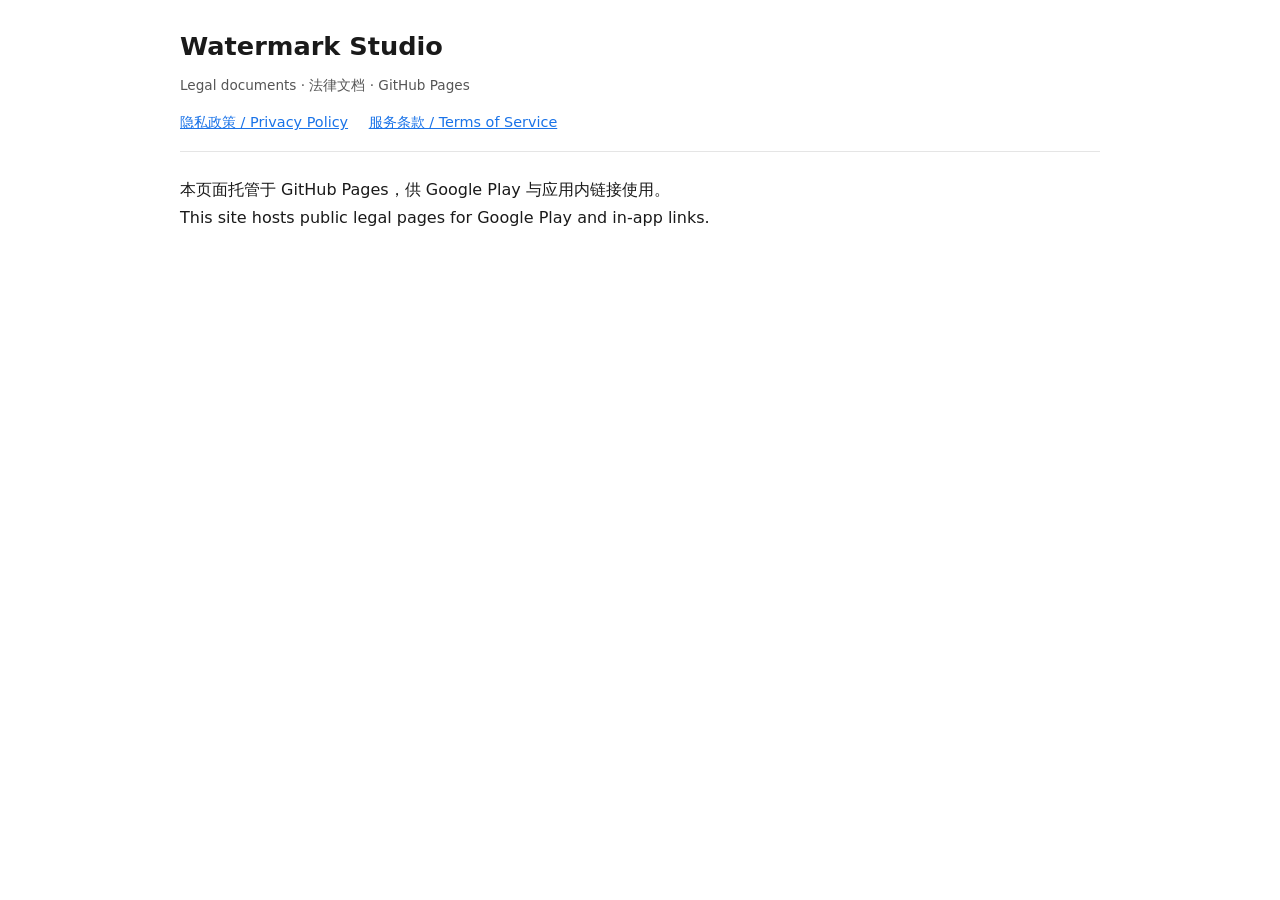
<file: docs/index.html>
<!DOCTYPE html>
<html lang="zh-CN">
<head>
  <meta charset="UTF-8" />
  <meta name="viewport" content="width=device-width, initial-scale=1" />
  <title>Watermark Studio — Legal</title>
  <link rel="stylesheet" href="assets/legal.css" />
</head>
<body>
  <header class="site-header">
    <h1>Watermark Studio</h1>
    <p class="meta">Legal documents · 法律文档 · GitHub Pages</p>
    <nav class="doc-links">
      <a href="privacy-policy.html">隐私政策 / Privacy Policy</a>
      <a href="terms-of-service.html">服务条款 / Terms of Service</a>
    </nav>
  </header>
  <p>
    本页面托管于 GitHub Pages，供 Google Play 与应用内链接使用。<br />
    This site hosts public legal pages for Google Play and in-app links.
  </p>
</body>
</html>
</file>
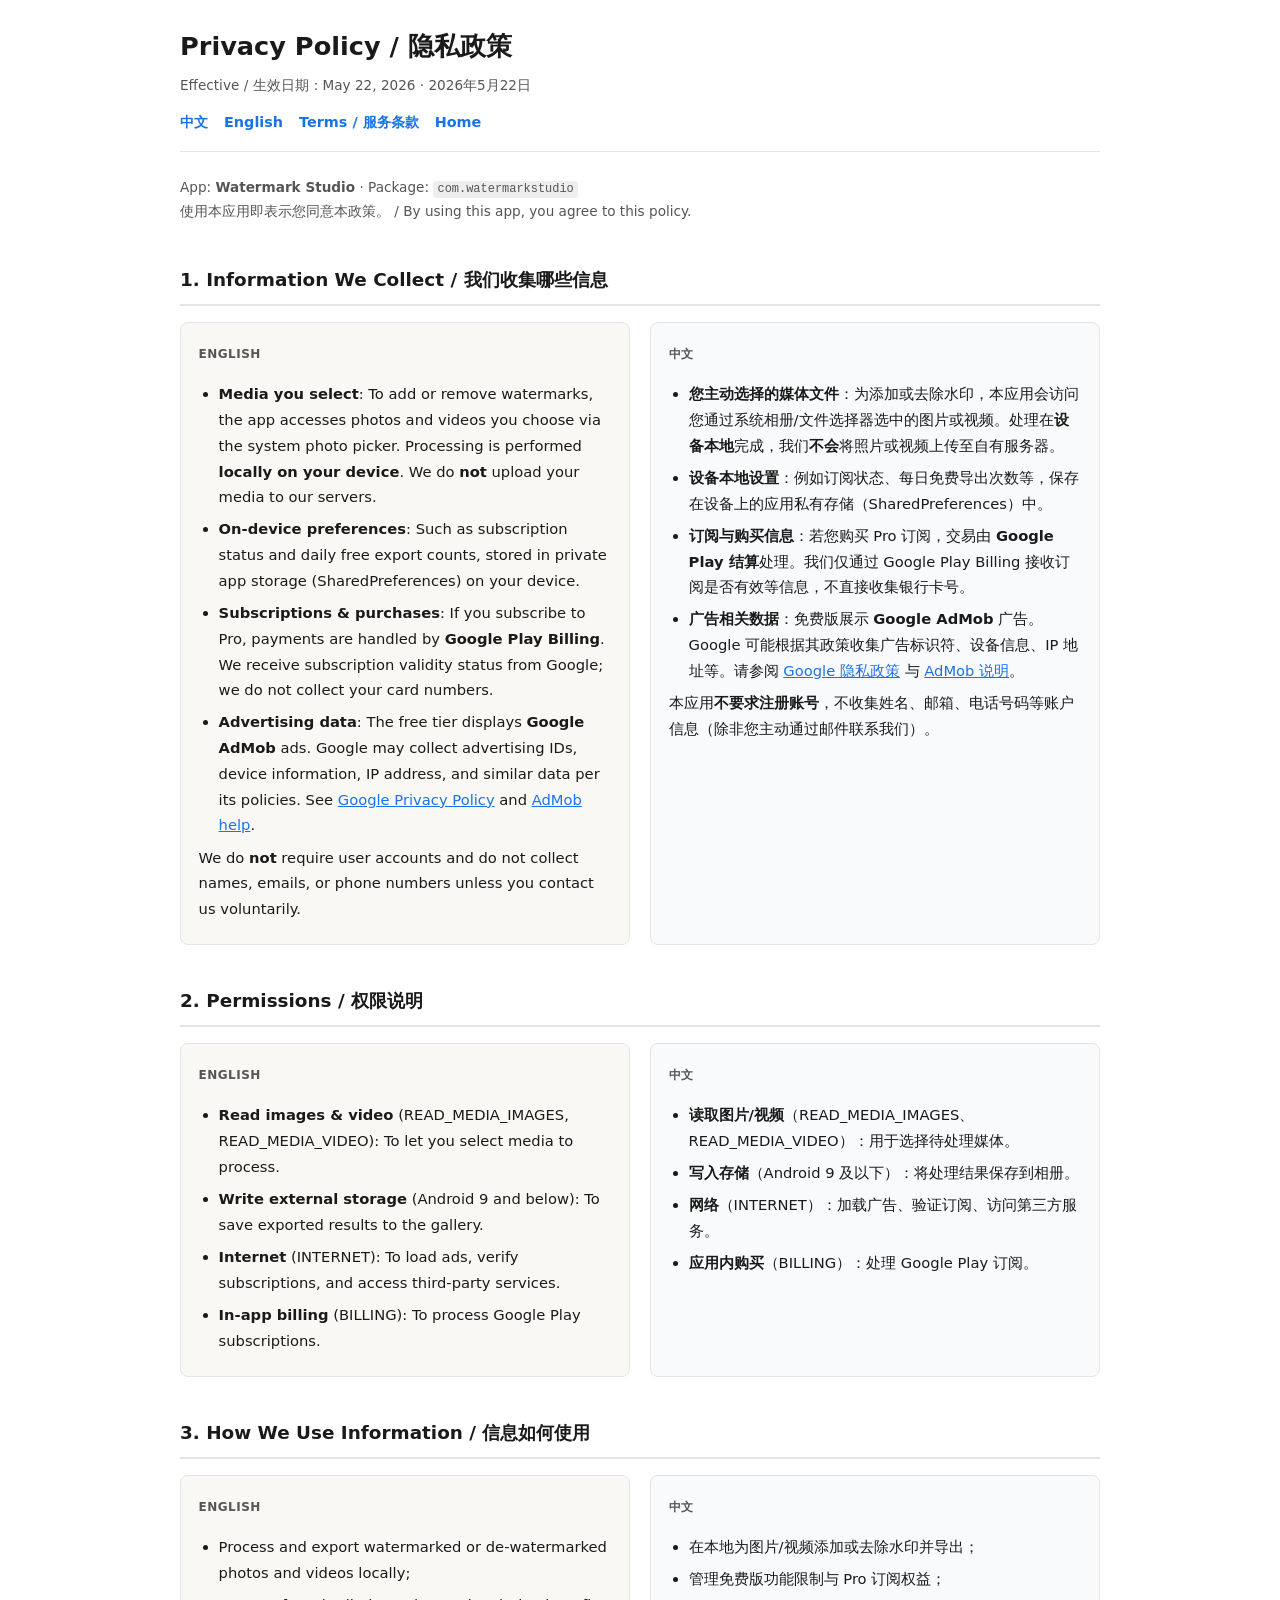
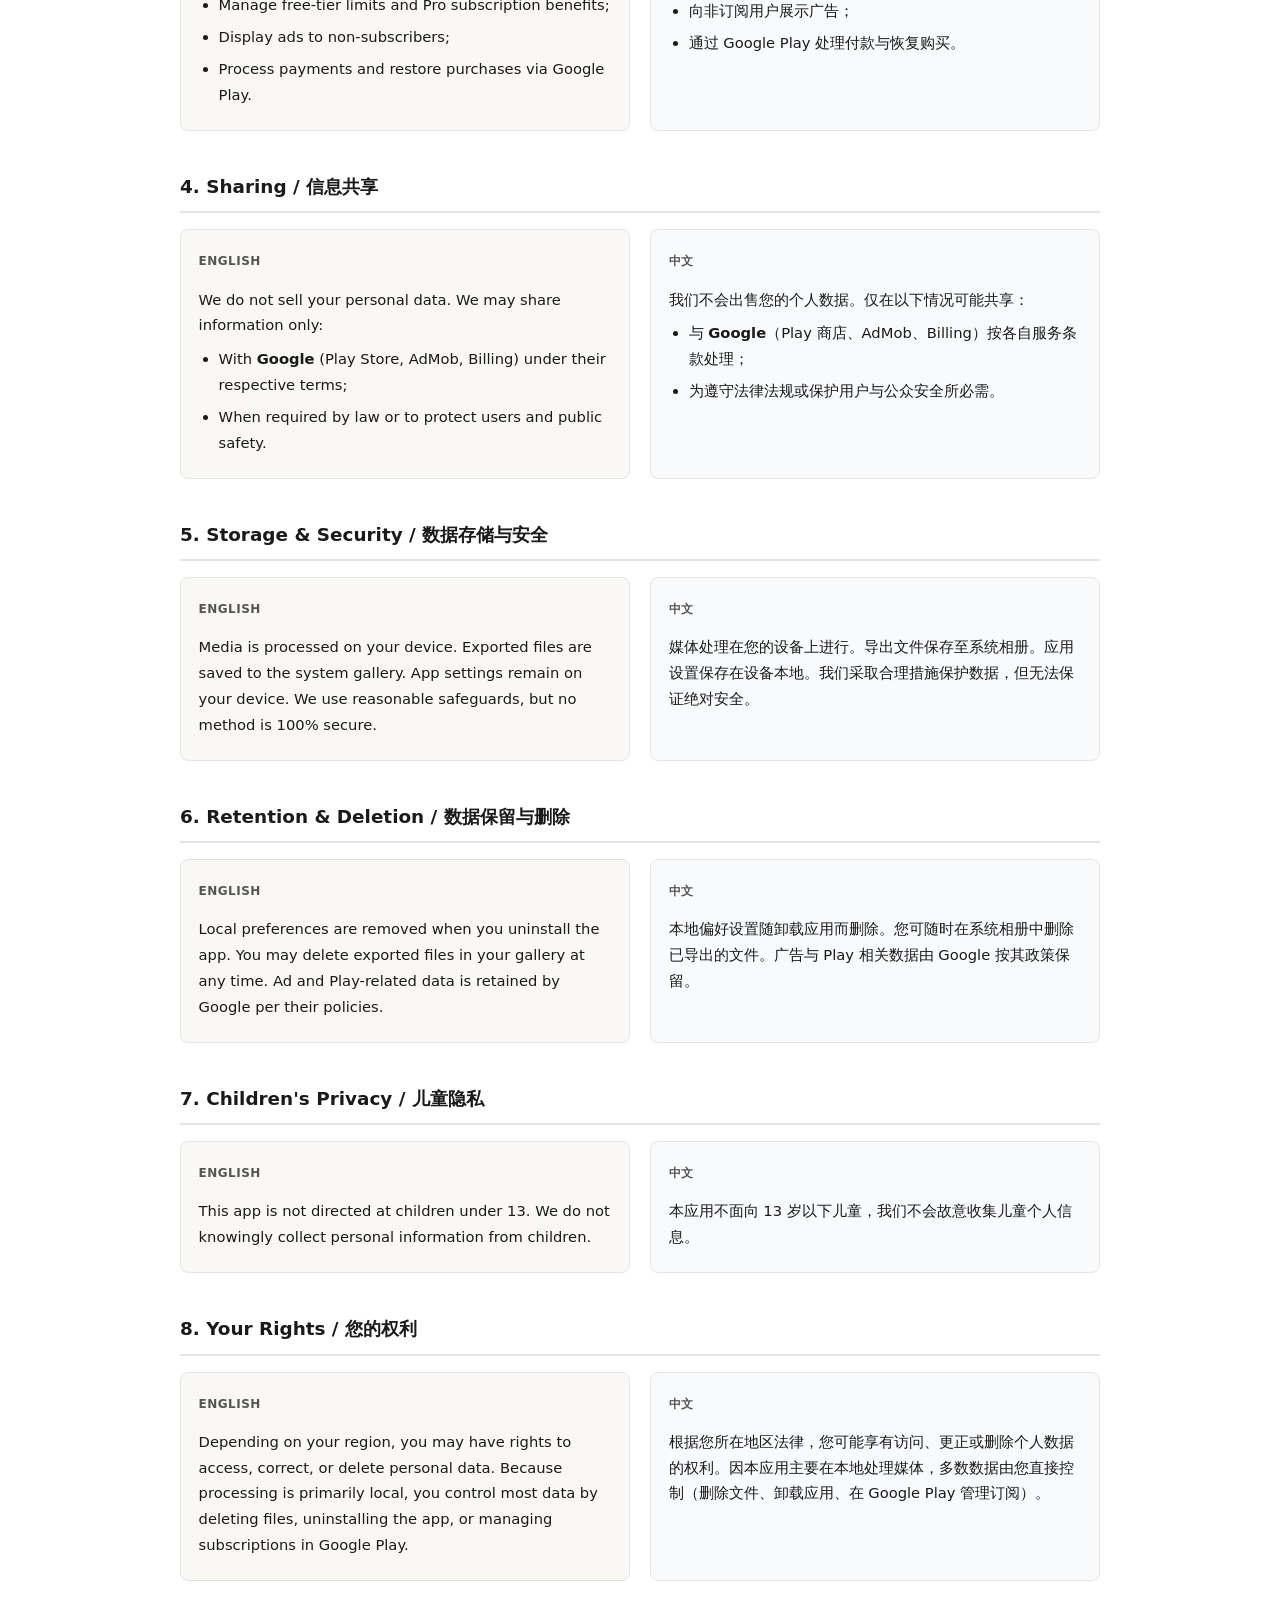
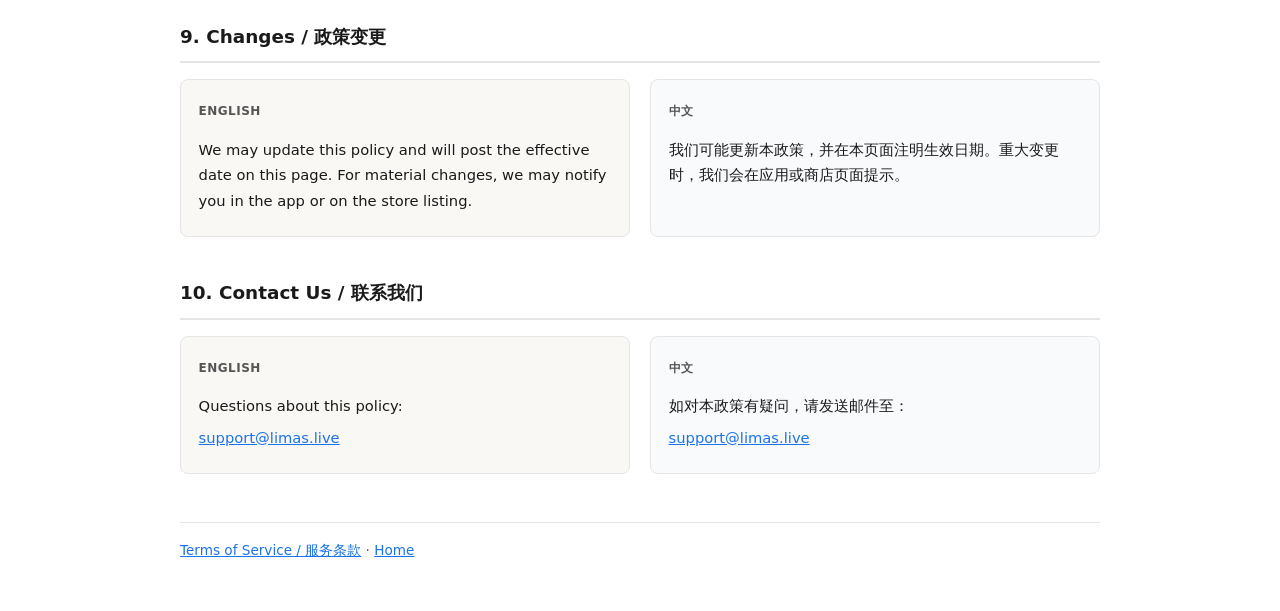
<file: docs/privacy-policy.html>
<!DOCTYPE html>
<html lang="zh-CN">
<head>
  <meta charset="UTF-8" />
  <meta name="viewport" content="width=device-width, initial-scale=1" />
  <title>Privacy Policy / 隐私政策 — Watermark Studio</title>
  <link rel="stylesheet" href="assets/legal.css" />
</head>
<body>
  <header class="site-header">
    <h1>Privacy Policy / 隐私政策</h1>
    <p class="meta">Effective / 生效日期：May 22, 2026 · 2026年5月22日</p>
    <nav class="lang-nav">
      <a href="#zh-s1">中文</a>
      <a href="#en-s1">English</a>
      <a href="terms-of-service.html">Terms / 服务条款</a>
      <a href="index.html">Home</a>
    </nav>
  </header>

  <p class="meta">
    App: <strong>Watermark Studio</strong> · Package: <code>com.watermarkstudio</code><br />
    使用本应用即表示您同意本政策。 / By using this app, you agree to this policy.
  </p>

  <!-- §1 -->
  <section class="lang-block" id="s1">
    <h2>1. Information We Collect / 我们收集哪些信息</h2>
    <div class="bilingual-grid">
      <div class="lang-card en" id="en-s1">
        <span class="lang-label">English</span>
        <ul>
          <li><strong>Media you select</strong>: To add or remove watermarks, the app accesses photos and videos you choose via the system photo picker. Processing is performed <strong>locally on your device</strong>. We do <strong>not</strong> upload your media to our servers.</li>
          <li><strong>On-device preferences</strong>: Such as subscription status and daily free export counts, stored in private app storage (SharedPreferences) on your device.</li>
          <li><strong>Subscriptions &amp; purchases</strong>: If you subscribe to Pro, payments are handled by <strong>Google Play Billing</strong>. We receive subscription validity status from Google; we do not collect your card numbers.</li>
          <li><strong>Advertising data</strong>: The free tier displays <strong>Google AdMob</strong> ads. Google may collect advertising IDs, device information, IP address, and similar data per its policies. See <a href="https://policies.google.com/privacy" target="_blank" rel="noopener">Google Privacy Policy</a> and <a href="https://support.google.com/admob/answer/6128543" target="_blank" rel="noopener">AdMob help</a>.</li>
        </ul>
        <p>We do <strong>not</strong> require user accounts and do not collect names, emails, or phone numbers unless you contact us voluntarily.</p>
      </div>
      <div class="lang-card zh" id="zh-s1">
        <span class="lang-label">中文</span>
        <ul>
          <li><strong>您主动选择的媒体文件</strong>：为添加或去除水印，本应用会访问您通过系统相册/文件选择器选中的图片或视频。处理在<strong>设备本地</strong>完成，我们<strong>不会</strong>将照片或视频上传至自有服务器。</li>
          <li><strong>设备本地设置</strong>：例如订阅状态、每日免费导出次数等，保存在设备上的应用私有存储（SharedPreferences）中。</li>
          <li><strong>订阅与购买信息</strong>：若您购买 Pro 订阅，交易由 <strong>Google Play 结算</strong>处理。我们仅通过 Google Play Billing 接收订阅是否有效等信息，不直接收集银行卡号。</li>
          <li><strong>广告相关数据</strong>：免费版展示 <strong>Google AdMob</strong> 广告。Google 可能根据其政策收集广告标识符、设备信息、IP 地址等。请参阅 <a href="https://policies.google.com/privacy" target="_blank" rel="noopener">Google 隐私政策</a> 与 <a href="https://support.google.com/admob/answer/6128543" target="_blank" rel="noopener">AdMob 说明</a>。</li>
        </ul>
        <p>本应用<strong>不要求注册账号</strong>，不收集姓名、邮箱、电话号码等账户信息（除非您主动通过邮件联系我们）。</p>
      </div>
    </div>
  </section>

  <!-- §2 -->
  <section class="lang-block" id="s2">
    <h2>2. Permissions / 权限说明</h2>
    <div class="bilingual-grid">
      <div class="lang-card en">
        <span class="lang-label">English</span>
        <ul>
          <li><strong>Read images &amp; video</strong> (READ_MEDIA_IMAGES, READ_MEDIA_VIDEO): To let you select media to process.</li>
          <li><strong>Write external storage</strong> (Android 9 and below): To save exported results to the gallery.</li>
          <li><strong>Internet</strong> (INTERNET): To load ads, verify subscriptions, and access third-party services.</li>
          <li><strong>In-app billing</strong> (BILLING): To process Google Play subscriptions.</li>
        </ul>
      </div>
      <div class="lang-card zh">
        <span class="lang-label">中文</span>
        <ul>
          <li><strong>读取图片/视频</strong>（READ_MEDIA_IMAGES、READ_MEDIA_VIDEO）：用于选择待处理媒体。</li>
          <li><strong>写入存储</strong>（Android 9 及以下）：将处理结果保存到相册。</li>
          <li><strong>网络</strong>（INTERNET）：加载广告、验证订阅、访问第三方服务。</li>
          <li><strong>应用内购买</strong>（BILLING）：处理 Google Play 订阅。</li>
        </ul>
      </div>
    </div>
  </section>

  <!-- §3 -->
  <section class="lang-block" id="s3">
    <h2>3. How We Use Information / 信息如何使用</h2>
    <div class="bilingual-grid">
      <div class="lang-card en">
        <span class="lang-label">English</span>
        <ul>
          <li>Process and export watermarked or de-watermarked photos and videos locally;</li>
          <li>Manage free-tier limits and Pro subscription benefits;</li>
          <li>Display ads to non-subscribers;</li>
          <li>Process payments and restore purchases via Google Play.</li>
        </ul>
      </div>
      <div class="lang-card zh">
        <span class="lang-label">中文</span>
        <ul>
          <li>在本地为图片/视频添加或去除水印并导出；</li>
          <li>管理免费版功能限制与 Pro 订阅权益；</li>
          <li>向非订阅用户展示广告；</li>
          <li>通过 Google Play 处理付款与恢复购买。</li>
        </ul>
      </div>
    </div>
  </section>

  <!-- §4 -->
  <section class="lang-block" id="s4">
    <h2>4. Sharing / 信息共享</h2>
    <div class="bilingual-grid">
      <div class="lang-card en">
        <span class="lang-label">English</span>
        <p>We do not sell your personal data. We may share information only:</p>
        <ul>
          <li>With <strong>Google</strong> (Play Store, AdMob, Billing) under their respective terms;</li>
          <li>When required by law or to protect users and public safety.</li>
        </ul>
      </div>
      <div class="lang-card zh">
        <span class="lang-label">中文</span>
        <p>我们不会出售您的个人数据。仅在以下情况可能共享：</p>
        <ul>
          <li>与 <strong>Google</strong>（Play 商店、AdMob、Billing）按各自服务条款处理；</li>
          <li>为遵守法律法规或保护用户与公众安全所必需。</li>
        </ul>
      </div>
    </div>
  </section>

  <!-- §5 -->
  <section class="lang-block" id="s5">
    <h2>5. Storage &amp; Security / 数据存储与安全</h2>
    <div class="bilingual-grid">
      <div class="lang-card en">
        <span class="lang-label">English</span>
        <p>Media is processed on your device. Exported files are saved to the system gallery. App settings remain on your device. We use reasonable safeguards, but no method is 100% secure.</p>
      </div>
      <div class="lang-card zh">
        <span class="lang-label">中文</span>
        <p>媒体处理在您的设备上进行。导出文件保存至系统相册。应用设置保存在设备本地。我们采取合理措施保护数据，但无法保证绝对安全。</p>
      </div>
    </div>
  </section>

  <!-- §6 -->
  <section class="lang-block" id="s6">
    <h2>6. Retention &amp; Deletion / 数据保留与删除</h2>
    <div class="bilingual-grid">
      <div class="lang-card en">
        <span class="lang-label">English</span>
        <p>Local preferences are removed when you uninstall the app. You may delete exported files in your gallery at any time. Ad and Play-related data is retained by Google per their policies.</p>
      </div>
      <div class="lang-card zh">
        <span class="lang-label">中文</span>
        <p>本地偏好设置随卸载应用而删除。您可随时在系统相册中删除已导出的文件。广告与 Play 相关数据由 Google 按其政策保留。</p>
      </div>
    </div>
  </section>

  <!-- §7 -->
  <section class="lang-block" id="s7">
    <h2>7. Children's Privacy / 儿童隐私</h2>
    <div class="bilingual-grid">
      <div class="lang-card en">
        <span class="lang-label">English</span>
        <p>This app is not directed at children under 13. We do not knowingly collect personal information from children.</p>
      </div>
      <div class="lang-card zh">
        <span class="lang-label">中文</span>
        <p>本应用不面向 13 岁以下儿童，我们不会故意收集儿童个人信息。</p>
      </div>
    </div>
  </section>

  <!-- §8 -->
  <section class="lang-block" id="s8">
    <h2>8. Your Rights / 您的权利</h2>
    <div class="bilingual-grid">
      <div class="lang-card en">
        <span class="lang-label">English</span>
        <p>Depending on your region, you may have rights to access, correct, or delete personal data. Because processing is primarily local, you control most data by deleting files, uninstalling the app, or managing subscriptions in Google Play.</p>
      </div>
      <div class="lang-card zh">
        <span class="lang-label">中文</span>
        <p>根据您所在地区法律，您可能享有访问、更正或删除个人数据的权利。因本应用主要在本地处理媒体，多数数据由您直接控制（删除文件、卸载应用、在 Google Play 管理订阅）。</p>
      </div>
    </div>
  </section>

  <!-- §9 -->
  <section class="lang-block" id="s9">
    <h2>9. Changes / 政策变更</h2>
    <div class="bilingual-grid">
      <div class="lang-card en">
        <span class="lang-label">English</span>
        <p>We may update this policy and will post the effective date on this page. For material changes, we may notify you in the app or on the store listing.</p>
      </div>
      <div class="lang-card zh">
        <span class="lang-label">中文</span>
        <p>我们可能更新本政策，并在本页面注明生效日期。重大变更时，我们会在应用或商店页面提示。</p>
      </div>
    </div>
  </section>

  <!-- §10 Contact -->
  <section class="lang-block" id="s10">
    <h2>10. Contact Us / 联系我们</h2>
    <div class="bilingual-grid">
      <div class="lang-card en">
        <span class="lang-label">English</span>
        <p>Questions about this policy:</p>
        <p><a href="mailto:support@limas.live">support@limas.live</a></p>
        <!-- Replace with your real support email before publishing -->
      </div>
      <div class="lang-card zh">
        <span class="lang-label">中文</span>
        <p>如对本政策有疑问，请发送邮件至：</p>
        <p><a href="mailto:support@limas.live">support@limas.live</a></p>
        <!-- 发布前请替换为真实支持邮箱 -->
      </div>
    </div>
  </section>

  <footer>
    <a href="terms-of-service.html">Terms of Service / 服务条款</a> ·
    <a href="index.html">Home</a>
  </footer>
</body>
</html>
</file>
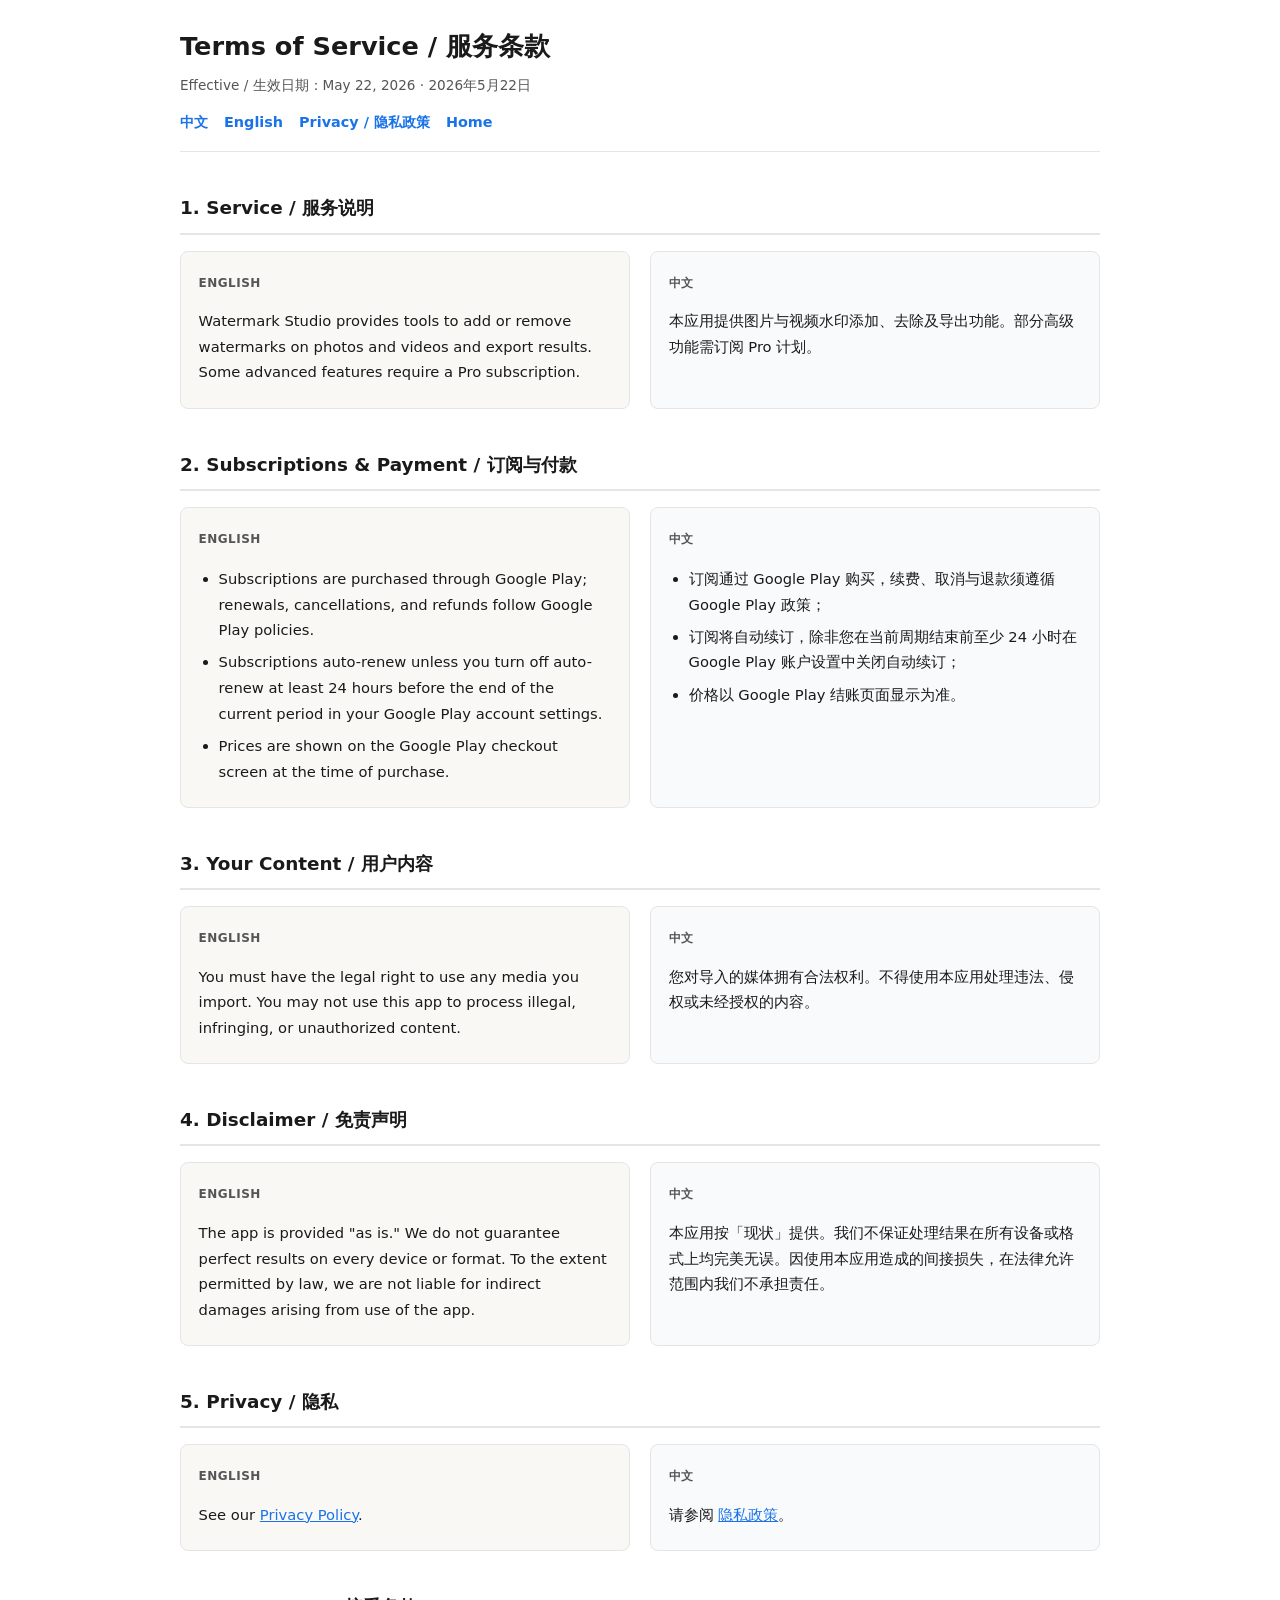
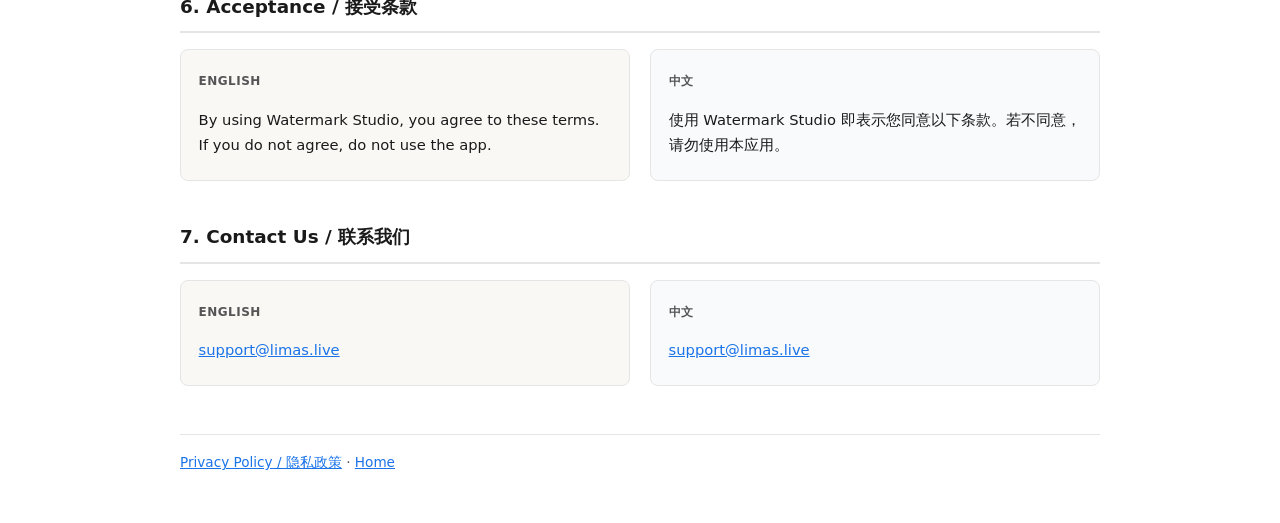
<file: docs/terms-of-service.html>
<!DOCTYPE html>
<html lang="zh-CN">
<head>
  <meta charset="UTF-8" />
  <meta name="viewport" content="width=device-width, initial-scale=1" />
  <title>Terms of Service / 服务条款 — Watermark Studio</title>
  <link rel="stylesheet" href="assets/legal.css" />
</head>
<body>
  <header class="site-header">
    <h1>Terms of Service / 服务条款</h1>
    <p class="meta">Effective / 生效日期：May 22, 2026 · 2026年5月22日</p>
    <nav class="lang-nav">
      <a href="#zh">中文</a>
      <a href="#en">English</a>
      <a href="privacy-policy.html">Privacy / 隐私政策</a>
      <a href="index.html">Home</a>
    </nav>
  </header>

  <!-- §1 -->
  <section class="lang-block">
    <h2>1. Service / 服务说明</h2>
    <div class="bilingual-grid">
      <div class="lang-card en" id="en">
        <span class="lang-label">English</span>
        <p>Watermark Studio provides tools to add or remove watermarks on photos and videos and export results. Some advanced features require a Pro subscription.</p>
      </div>
      <div class="lang-card zh" id="zh">
        <span class="lang-label">中文</span>
        <p>本应用提供图片与视频水印添加、去除及导出功能。部分高级功能需订阅 Pro 计划。</p>
      </div>
    </div>
  </section>

  <!-- §2 -->
  <section class="lang-block">
    <h2>2. Subscriptions &amp; Payment / 订阅与付款</h2>
    <div class="bilingual-grid">
      <div class="lang-card en">
        <span class="lang-label">English</span>
        <ul>
          <li>Subscriptions are purchased through Google Play; renewals, cancellations, and refunds follow Google Play policies.</li>
          <li>Subscriptions auto-renew unless you turn off auto-renew at least 24 hours before the end of the current period in your Google Play account settings.</li>
          <li>Prices are shown on the Google Play checkout screen at the time of purchase.</li>
        </ul>
      </div>
      <div class="lang-card zh">
        <span class="lang-label">中文</span>
        <ul>
          <li>订阅通过 Google Play 购买，续费、取消与退款须遵循 Google Play 政策；</li>
          <li>订阅将自动续订，除非您在当前周期结束前至少 24 小时在 Google Play 账户设置中关闭自动续订；</li>
          <li>价格以 Google Play 结账页面显示为准。</li>
        </ul>
      </div>
    </div>
  </section>

  <!-- §3 -->
  <section class="lang-block">
    <h2>3. Your Content / 用户内容</h2>
    <div class="bilingual-grid">
      <div class="lang-card en">
        <span class="lang-label">English</span>
        <p>You must have the legal right to use any media you import. You may not use this app to process illegal, infringing, or unauthorized content.</p>
      </div>
      <div class="lang-card zh">
        <span class="lang-label">中文</span>
        <p>您对导入的媒体拥有合法权利。不得使用本应用处理违法、侵权或未经授权的内容。</p>
      </div>
    </div>
  </section>

  <!-- §4 -->
  <section class="lang-block">
    <h2>4. Disclaimer / 免责声明</h2>
    <div class="bilingual-grid">
      <div class="lang-card en">
        <span class="lang-label">English</span>
        <p>The app is provided &quot;as is.&quot; We do not guarantee perfect results on every device or format. To the extent permitted by law, we are not liable for indirect damages arising from use of the app.</p>
      </div>
      <div class="lang-card zh">
        <span class="lang-label">中文</span>
        <p>本应用按「现状」提供。我们不保证处理结果在所有设备或格式上均完美无误。因使用本应用造成的间接损失，在法律允许范围内我们不承担责任。</p>
      </div>
    </div>
  </section>

  <!-- §5 -->
  <section class="lang-block">
    <h2>5. Privacy / 隐私</h2>
    <div class="bilingual-grid">
      <div class="lang-card en">
        <span class="lang-label">English</span>
        <p>See our <a href="privacy-policy.html">Privacy Policy</a>.</p>
      </div>
      <div class="lang-card zh">
        <span class="lang-label">中文</span>
        <p>请参阅 <a href="privacy-policy.html">隐私政策</a>。</p>
      </div>
    </div>
  </section>

  <!-- §6 -->
  <section class="lang-block">
    <h2>6. Acceptance / 接受条款</h2>
    <div class="bilingual-grid">
      <div class="lang-card en">
        <span class="lang-label">English</span>
        <p>By using Watermark Studio, you agree to these terms. If you do not agree, do not use the app.</p>
      </div>
      <div class="lang-card zh">
        <span class="lang-label">中文</span>
        <p>使用 Watermark Studio 即表示您同意以下条款。若不同意，请勿使用本应用。</p>
      </div>
    </div>
  </section>

  <!-- §7 Contact -->
  <section class="lang-block">
    <h2>7. Contact Us / 联系我们</h2>
    <div class="bilingual-grid">
      <div class="lang-card en">
        <span class="lang-label">English</span>
        <p><a href="mailto:support@limas.live">support@limas.live</a></p>
      </div>
      <div class="lang-card zh">
        <span class="lang-label">中文</span>
        <p><a href="mailto:support@limas.live">support@limas.live</a></p>
      </div>
    </div>
  </section>

  <footer>
    <a href="privacy-policy.html">Privacy Policy / 隐私政策</a> ·
    <a href="index.html">Home</a>
  </footer>
</body>
</html>
</file>
<file: docs/assets/legal.css>
:root {
  --text: #1a1a1a;
  --muted: #555;
  --border: #e5e5e5;
  --accent: #1a73e8;
  --zh-bg: #f8fafc;
  --en-bg: #faf8f5;
}

* { box-sizing: border-box; }

body {
  font-family: system-ui, -apple-system, "Segoe UI", "PingFang SC", "Microsoft YaHei", sans-serif;
  line-height: 1.75;
  max-width: 960px;
  margin: 0 auto;
  padding: 1.5rem 1.25rem 3rem;
  color: var(--text);
}

header.site-header {
  border-bottom: 1px solid var(--border);
  padding-bottom: 1rem;
  margin-bottom: 1.5rem;
}

header.site-header h1 {
  font-size: 1.6rem;
  margin: 0 0 0.35rem;
}

.lang-nav {
  display: flex;
  flex-wrap: wrap;
  gap: 0.5rem 1rem;
  margin-top: 0.75rem;
}

.lang-nav a {
  color: var(--accent);
  text-decoration: none;
  font-size: 0.9rem;
  font-weight: 600;
}

.lang-nav a:hover { text-decoration: underline; }

.meta { color: var(--muted); font-size: 0.85rem; margin: 0; }

.doc-links { margin-top: 0.75rem; font-size: 0.9rem; }
.doc-links a { color: var(--accent); margin-right: 1rem; }

section.lang-block {
  margin-top: 2.5rem;
  scroll-margin-top: 1rem;
}

section.lang-block > h2 {
  font-size: 1.15rem;
  margin: 0 0 1rem;
  padding-bottom: 0.5rem;
  border-bottom: 2px solid var(--border);
}

.bilingual-grid {
  display: grid;
  gap: 1rem;
}

@media (min-width: 768px) {
  .bilingual-grid {
    grid-template-columns: 1fr 1fr;
    gap: 1.25rem;
  }
}

.lang-card {
  padding: 1rem 1.1rem;
  border-radius: 8px;
  border: 1px solid var(--border);
}

.lang-card.zh { background: var(--zh-bg); }
.lang-card.en { background: var(--en-bg); }

.lang-label {
  display: inline-block;
  font-size: 0.75rem;
  font-weight: 700;
  letter-spacing: 0.04em;
  text-transform: uppercase;
  color: var(--muted);
  margin-bottom: 0.5rem;
}

.lang-card h3 {
  font-size: 1rem;
  margin: 0 0 0.75rem;
}

.lang-card p,
.lang-card li {
  font-size: 0.92rem;
  margin: 0.4rem 0;
}

.lang-card ul {
  margin: 0.5rem 0 0;
  padding-left: 1.25rem;
}

a { color: var(--accent); }
code { font-size: 0.88em; background: #eee; padding: 0.1em 0.35em; border-radius: 4px; }

footer {
  margin-top: 3rem;
  padding-top: 1rem;
  border-top: 1px solid var(--border);
  font-size: 0.85rem;
  color: var(--muted);
}
</file>
